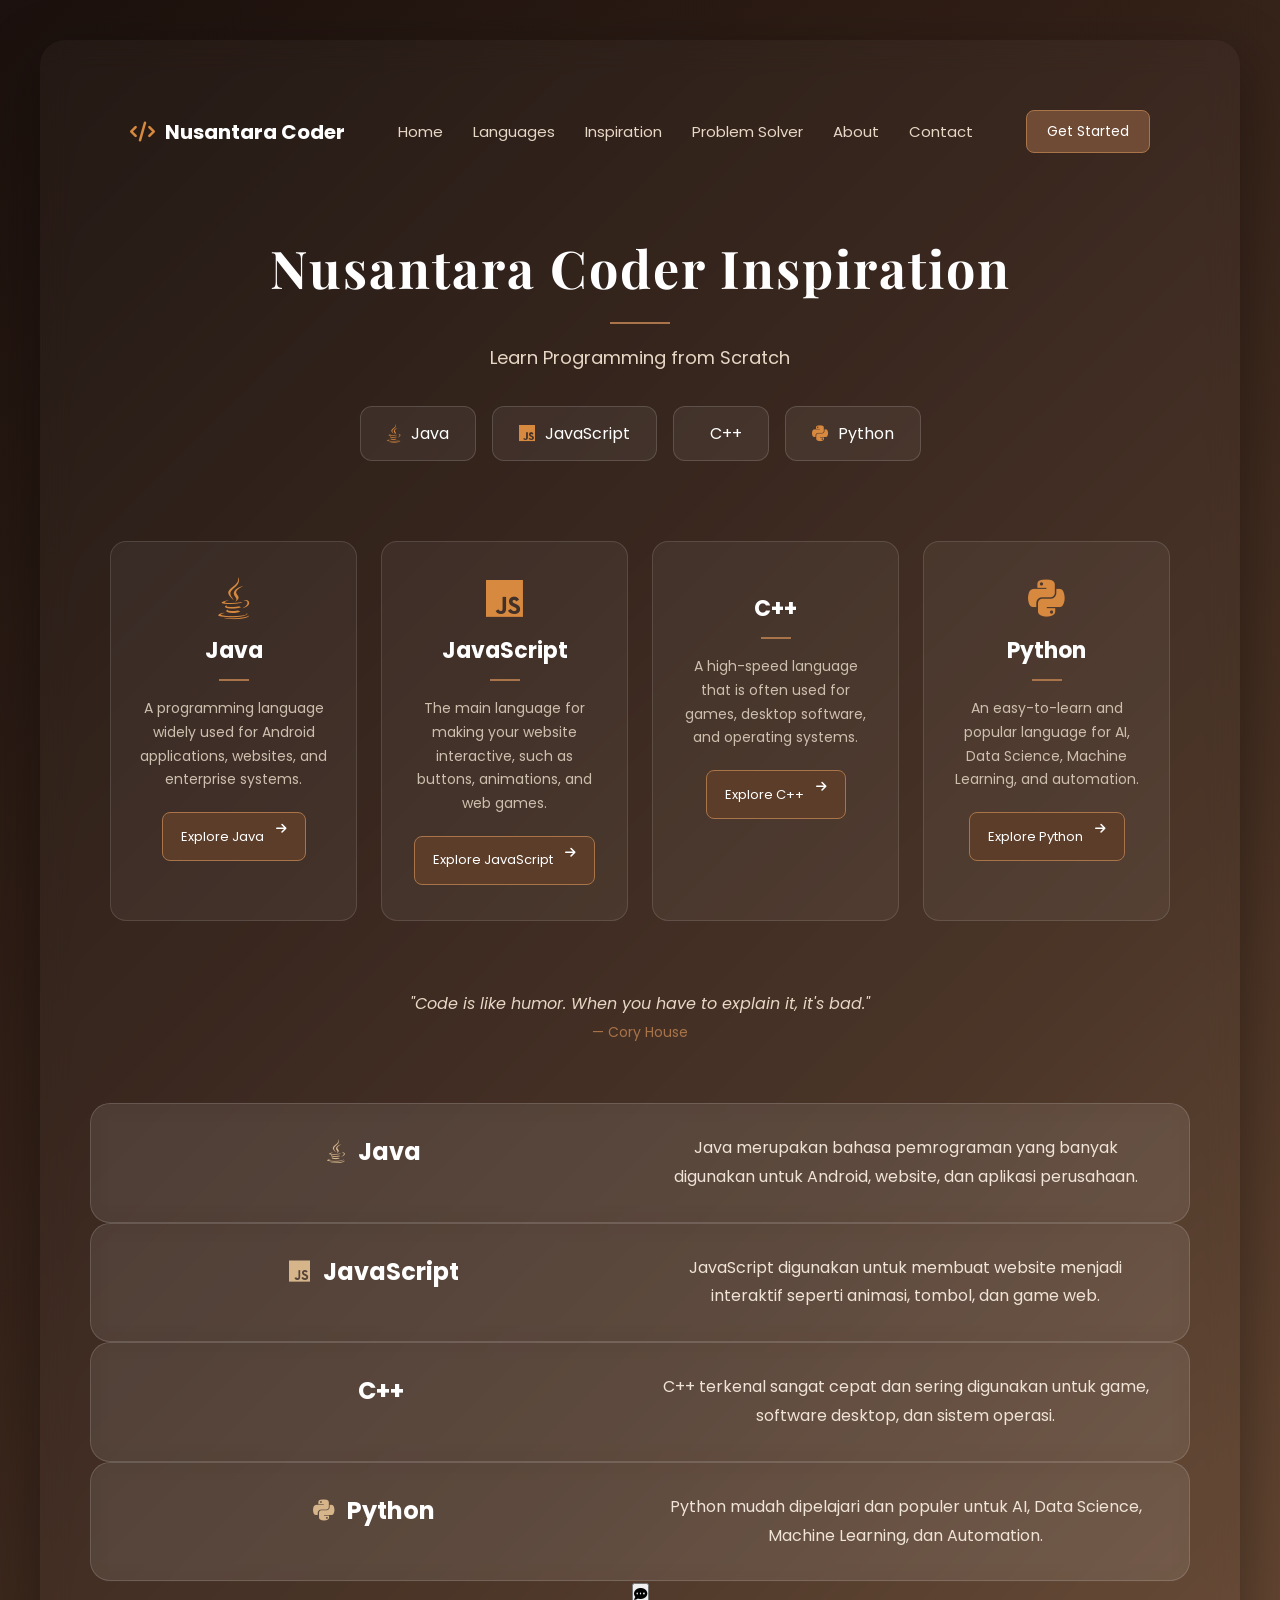
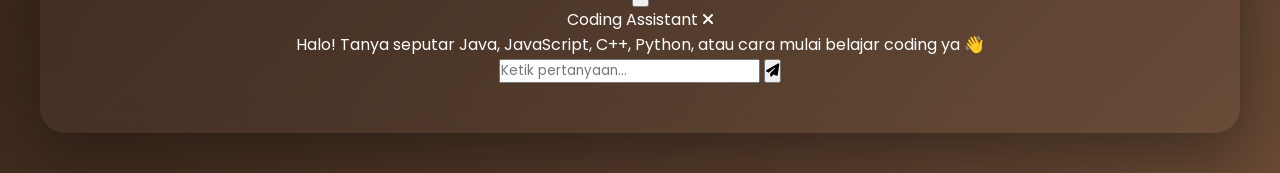
<file: index.html>
<!DOCTYPE html>
<html lang="en">
<head>
    <meta charset="UTF-8">
    <meta http-equiv="X-UA-Compatible" content="IE=edge">
    <meta name="viewport" content="width=device-width, initial-scale=1.0">
    <title>Nusantara Coder Inspiration</title>
    <link rel="stylesheet" href="style.css">
    <link rel="preconnect" href="https://fonts.googleapis.com">
    <link rel="preconnect" href="https://fonts.gstatic.com" crossorigin>

    <link href="https://fonts.googleapis.com/css2?family=Poppins:wght@300;400;600;700&family=PlayFair+Display:wght@700&display=swap" rel="stylesheet">

    <link rel="stylesheet" href="https://cdnjs.cloudflare.com/ajax/libs/font-awesome/6.7.2/css/all.min.css"/>
</head>
<body>

<div class="container">

   <nav class="navbar">
    <div class="nav-logo">
        <i class="fa-solid fa-code"></i>
        Nusantara Coder
    </div>
    <ul class="nav-links">
        <li><a href="index.html">Home</a></li>
        <li><a href="index.html#languages">Languages</a></li>
        <li><a href="inspiration.html">Inspiration</a></li>
        <li><a href="problem-solver.html">Problem Solver</a></li>
        <li><a href="about.html">About</a></li>
        <li><a href="contact.html">Contact</a></li>
    </ul>
    <button class="nav-cta">Get Started</button>
</nav>

<section class="hero">
    <h1>Nusantara Coder Inspiration</h1>
    <div class="divider"></div>
    <p class="hero-subtitle">Learn Programming from Scratch</p>

    <div class="lang-pills">
        <span class="pill"><i class="fa-brands fa-java"></i> Java</span>
        <span class="pill"><i class="fa-brands fa-js"></i> JavaScript</span>
        <span class="pill"><i class="fa-brands fa-cplusplus"></i> C++</span>
        <span class="pill"><i class="fa-brands fa-python"></i> Python</span>
    </div>
</section>

<div class="lang-cards">
    <div class="lang-card-2">
        <i class="fa-brands fa-java"></i>
        <h3>Java</h3>
        <div class="mini-divider"></div>
        <p>A programming language widely used for Android applications, websites, and enterprise systems.</p>
        <a href="java.html" class="explore-btn">Explore Java <i class="fa-solid fa-arrow-right"></i></a>
    </div>

    <div class="lang-card-2">
        <i class="fa-brands fa-js"></i>
        <h3>JavaScript</h3>
        <div class="mini-divider"></div>
        <p>The main language for making your website interactive, such as buttons, animations, and web games.</p>
        <a href="javascript.html" class="explore-btn">Explore JavaScript <i class="fa-solid fa-arrow-right"></i></a>
    </div>

    <div class="lang-card-2">
        <i class="fa-brands fa-cplusplus"></i>
        <h3>C++</h3>
        <div class="mini-divider"></div>
        <p>A high-speed language that is often used for games, desktop software, and operating systems.</p>
        <a href="cpp.html" class="explore-btn">Explore C++ <i class="fa-solid fa-arrow-right"></i></a>
    </div>

    <div class="lang-card-2">
        <i class="fa-brands fa-python"></i>
        <h3>Python</h3>
        <div class="mini-divider"></div>
        <p>An easy-to-learn and popular language for AI, Data Science, Machine Learning, and automation.</p>
        <a href="python.html" class="explore-btn">Explore Python <i class="fa-solid fa-arrow-right"></i></a>
    </div>
</div>

<div class="quote-footer">
    <p>"Code is like humor. When you have to explain it, it's bad."</p>
    <span>— Cory House</span>
</div>

<div class="description">
    <h3>
        <i class="fa-brands fa-java"></i>
        Java
    </h3>
    <p>
        Java merupakan bahasa pemrograman yang banyak digunakan
        untuk Android, website, dan aplikasi perusahaan.
    </p>
</div>

<div class="description">
    <h3>
        <i class="fa-brands fa-js"></i>
        JavaScript
    </h3>
    <p>
        JavaScript digunakan untuk membuat website menjadi
        interaktif seperti animasi, tombol, dan game web.
    </p>
</div>

<div class="description">
    <h3>
        <i class="fa-brands fa-cplusplus"></i>
        C++
    </h3>
    <p>
        C++ terkenal sangat cepat dan sering digunakan
        untuk game, software desktop, dan sistem operasi.
    </p>
</div>

<div class="description">
    <h3>
        <i class="fa-brands fa-python"></i>
        Python
    </h3>
    <p>
        Python mudah dipelajari dan populer untuk AI,
        Data Science, Machine Learning, dan Automation.
    </p>
</div>

<button class="chat-bubble" id="chatBubble">
    <i class="fa-solid fa-comment-dots"></i>
</button>

<div class="chat-window" id="chatWindow">
    <div class="chat-header">
        <span>Coding Assistant</span>
        <i class="fa-solid fa-xmark close-chat" id="closeChat"></i>
    </div>
    <div class="chat-messages" id="chatMessages">
        <div class="chat-msg bot">Halo! Tanya seputar Java, JavaScript, C++, Python, atau cara mulai belajar coding ya 👋</div>
    </div>
    <div class="chat-input-row">
        <input type="text" id="chatInput" placeholder="Ketik pertanyaan...">
        <button id="sendChat"><i class="fa-solid fa-paper-plane"></i></button>
    </div>
</div>
<script src="script.js"></script>

</body>
</html>
</file>
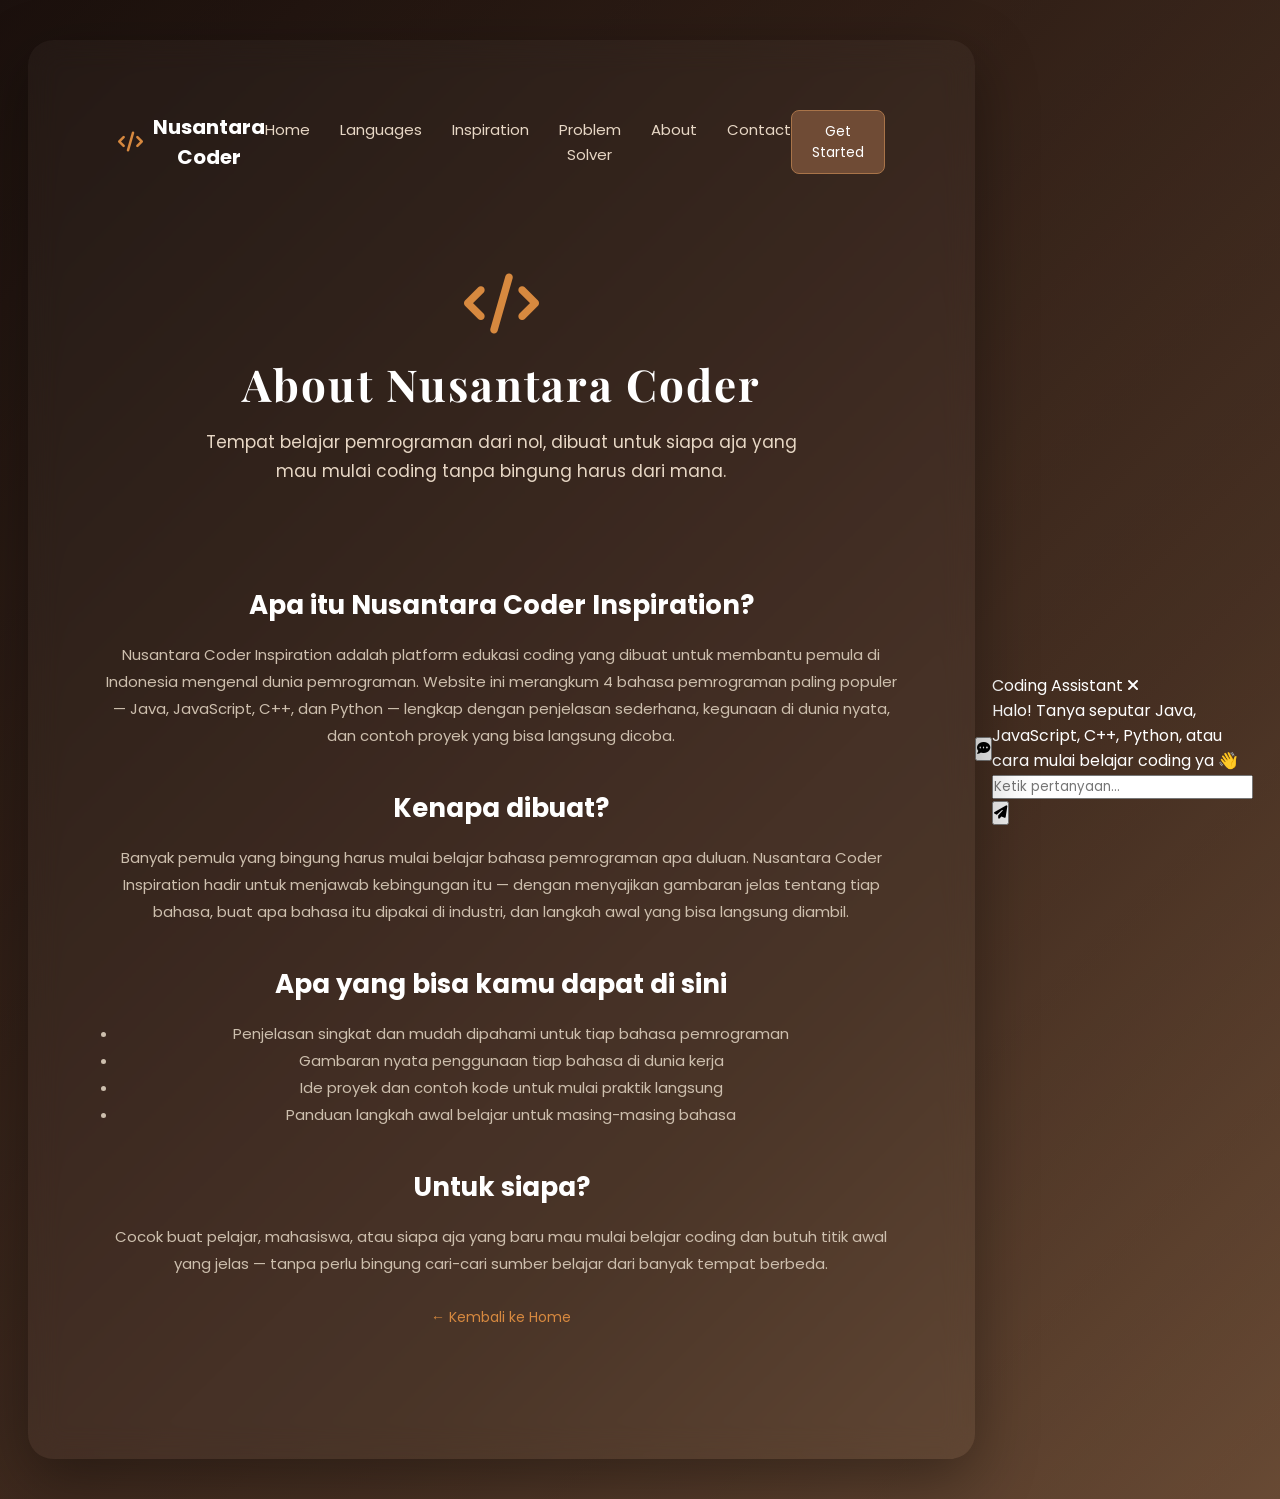
<file: about.html>
<!DOCTYPE html>
<html lang="en">
<head>
    <meta charset="UTF-8">
    <meta name="viewport" content="width=device-width, initial-scale=1.0">
    <title>About - Nusantara Coder</title>
    <link rel="stylesheet" href="style.css">
    <link rel="preconnect" href="https://fonts.googleapis.com">
    <link rel="preconnect" href="https://fonts.gstatic.com" crossorigin>
    <link href="https://fonts.googleapis.com/css2?family=Poppins:wght@300;400;600;700&family=PlayFair+Display:wght@700&display=swap" rel="stylesheet">
    <link rel="stylesheet" href="https://cdnjs.cloudflare.com/ajax/libs/font-awesome/6.7.2/css/all.min.css"/>
</head>
<body>

<div class="container">

    <nav class="navbar">
        <div class="nav-logo">
            <i class="fa-solid fa-code"></i>
            Nusantara Coder
        </div>
        <ul class="nav-links">
            <li><a href="index.html">Home</a></li>
            <li><a href="index.html#languages">Languages</a></li>
            <li><a href="inspiration.html">Inspiration</a></li>
            <li><a href="problem-solver.html">Problem Solver</a></li>
            <li><a href="about.html">About</a></li>
            <li><a href="contact.html">Contact</a></li>
        </ul>
        <button class="nav-cta">Get Started</button>
    </nav>

    <section class="detail-hero">
        <i class="fa-solid fa-code"></i>
        <h1>About Nusantara Coder</h1>
        <p>Tempat belajar pemrograman dari nol, dibuat untuk siapa aja yang mau mulai coding tanpa bingung harus dari mana.</p>
    </section>

    <section class="detail-section">
        <h2>Apa itu Nusantara Coder Inspiration?</h2>
        <p>Nusantara Coder Inspiration adalah platform edukasi coding yang dibuat untuk membantu pemula di Indonesia mengenal dunia pemrograman. Website ini merangkum 4 bahasa pemrograman paling populer — Java, JavaScript, C++, dan Python — lengkap dengan penjelasan sederhana, kegunaan di dunia nyata, dan contoh proyek yang bisa langsung dicoba.</p>

        <h2>Kenapa dibuat?</h2>
        <p>Banyak pemula yang bingung harus mulai belajar bahasa pemrograman apa duluan. Nusantara Coder Inspiration hadir untuk menjawab kebingungan itu — dengan menyajikan gambaran jelas tentang tiap bahasa, buat apa bahasa itu dipakai di industri, dan langkah awal yang bisa langsung diambil.</p>

        <h2>Apa yang bisa kamu dapat di sini</h2>
        <ul>
            <li>Penjelasan singkat dan mudah dipahami untuk tiap bahasa pemrograman</li>
            <li>Gambaran nyata penggunaan tiap bahasa di dunia kerja</li>
            <li>Ide proyek dan contoh kode untuk mulai praktik langsung</li>
            <li>Panduan langkah awal belajar untuk masing-masing bahasa</li>
        </ul>

        <h2>Untuk siapa?</h2>
        <p>Cocok buat pelajar, mahasiswa, atau siapa aja yang baru mau mulai belajar coding dan butuh titik awal yang jelas — tanpa perlu bingung cari-cari sumber belajar dari banyak tempat berbeda.</p>

        <a href="index.html" class="back-link">&larr; Kembali ke Home</a>
    </section>

</div>
<button class="chat-bubble" id="chatBubble">
    <i class="fa-solid fa-comment-dots"></i>
</button>

<div class="chat-window" id="chatWindow">
    <div class="chat-header">
        <span>Coding Assistant</span>
        <i class="fa-solid fa-xmark close-chat" id="closeChat"></i>
    </div>
    <div class="chat-messages" id="chatMessages">
        <div class="chat-msg bot">Halo! Tanya seputar Java, JavaScript, C++, Python, atau cara mulai belajar coding ya 👋</div>
    </div>
    <div class="chat-input-row">
        <input type="text" id="chatInput" placeholder="Ketik pertanyaan...">
        <button id="sendChat"><i class="fa-solid fa-paper-plane"></i></button>
    </div>
</div>
<script src="script.js"></script>
</body>
</html>
</file>
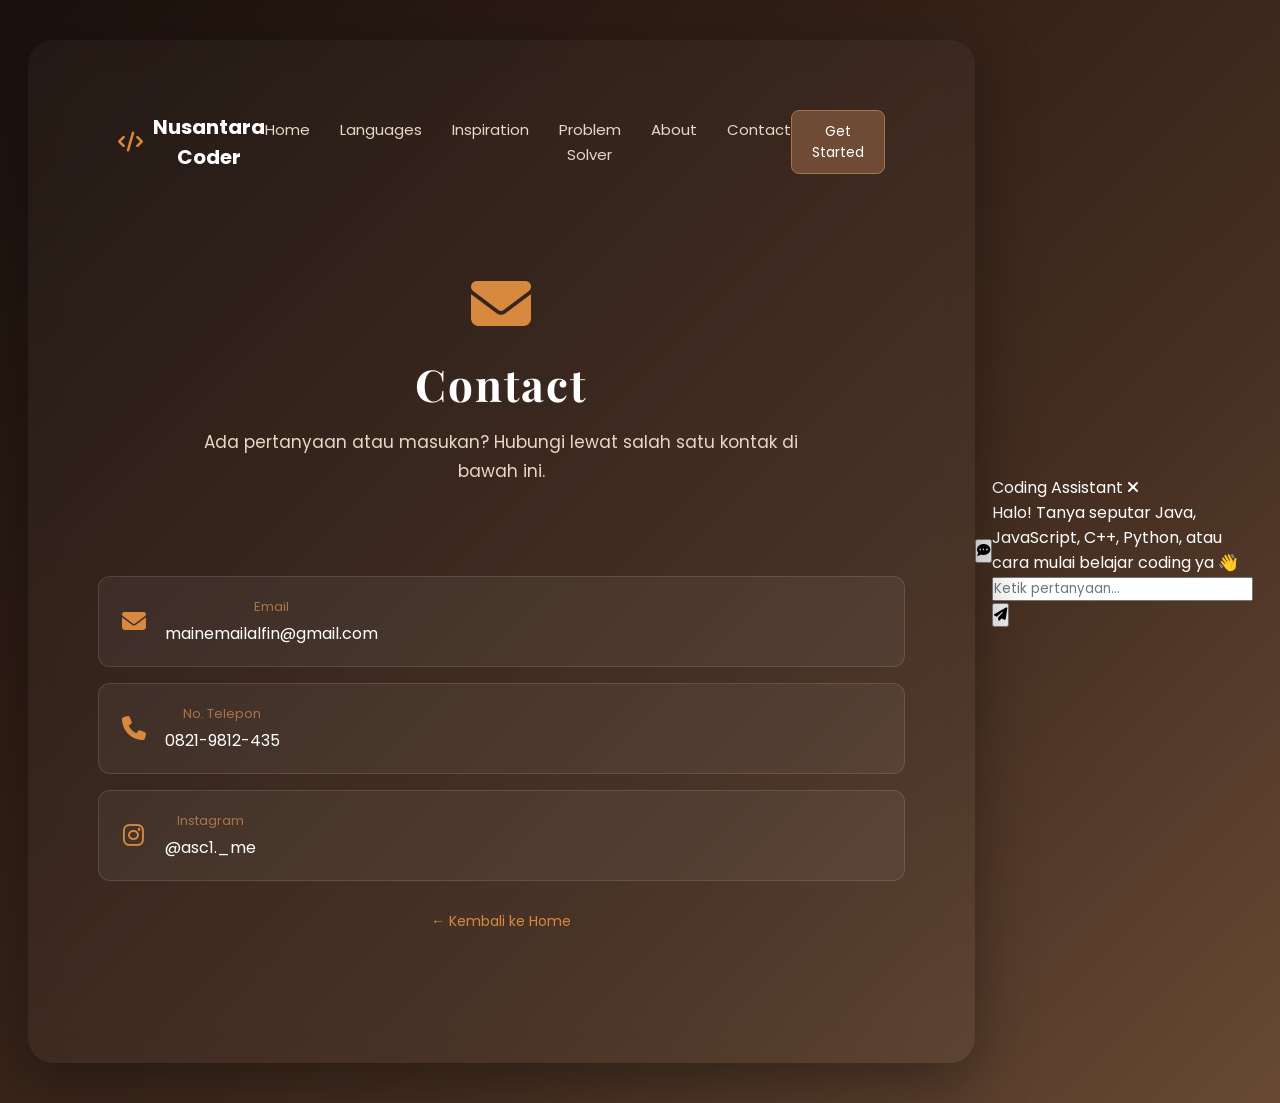
<file: contact.html>
<!DOCTYPE html>
<html lang="en">
<head>
    <meta charset="UTF-8">
    <meta name="viewport" content="width=device-width, initial-scale=1.0">
    <title>Contact - Nusantara Coder</title>
    <link rel="stylesheet" href="style.css">
    <link rel="preconnect" href="https://fonts.googleapis.com">
    <link rel="preconnect" href="https://fonts.gstatic.com" crossorigin>
    <link href="https://fonts.googleapis.com/css2?family=Poppins:wght@300;400;600;700&family=PlayFair+Display:wght@700&display=swap" rel="stylesheet">
    <link rel="stylesheet" href="https://cdnjs.cloudflare.com/ajax/libs/font-awesome/6.7.2/css/all.min.css"/>
</head>
<body>

<div class="container">

    <nav class="navbar">
        <div class="nav-logo">
            <i class="fa-solid fa-code"></i>
            Nusantara Coder
        </div>
        <ul class="nav-links">
            <li><a href="index.html">Home</a></li>
            <li><a href="index.html#languages">Languages</a></li>
            <li><a href="inspiration.html">Inspiration</a></li>
            <li><a href="problem-solver.html">Problem Solver</a></li>
            <li><a href="about.html">About</a></li>
            <li><a href="contact.html">Contact</a></li>
        </ul>
        <button class="nav-cta">Get Started</button>
    </nav>

    <section class="detail-hero">
        <i class="fa-solid fa-envelope"></i>
        <h1>Contact</h1>
        <p>Ada pertanyaan atau masukan? Hubungi lewat salah satu kontak di bawah ini.</p>
    </section>

    <section class="detail-section">
        <div class="contact-list">
            <div class="contact-item">
                <i class="fa-solid fa-envelope"></i>
                <div>
                    <span class="contact-label">Email</span>
                    <span class="contact-value">mainemailalfin@gmail.com</span>
                </div>
            </div>

            <div class="contact-item">
                <i class="fa-solid fa-phone"></i>
                <div>
                    <span class="contact-label">No. Telepon</span>
                    <span class="contact-value">0821-9812-435</span>
                </div>
            </div>

            <div class="contact-item">
                <i class="fa-brands fa-instagram"></i>
                <div>
                    <span class="contact-label">Instagram</span>
                    <span class="contact-value">@asc1._me</span>
                </div>
            </div>
        </div>

        <a href="index.html" class="back-link">&larr; Kembali ke Home</a>
    </section>

</div>
<button class="chat-bubble" id="chatBubble">
    <i class="fa-solid fa-comment-dots"></i>
</button>

<div class="chat-window" id="chatWindow">
    <div class="chat-header">
        <span>Coding Assistant</span>
        <i class="fa-solid fa-xmark close-chat" id="closeChat"></i>
    </div>
    <div class="chat-messages" id="chatMessages">
        <div class="chat-msg bot">Halo! Tanya seputar Java, JavaScript, C++, Python, atau cara mulai belajar coding ya 👋</div>
    </div>
    <div class="chat-input-row">
        <input type="text" id="chatInput" placeholder="Ketik pertanyaan...">
        <button id="sendChat"><i class="fa-solid fa-paper-plane"></i></button>
    </div>
</div>
<script src="script.js"></script>
</body>
</html>
</file>
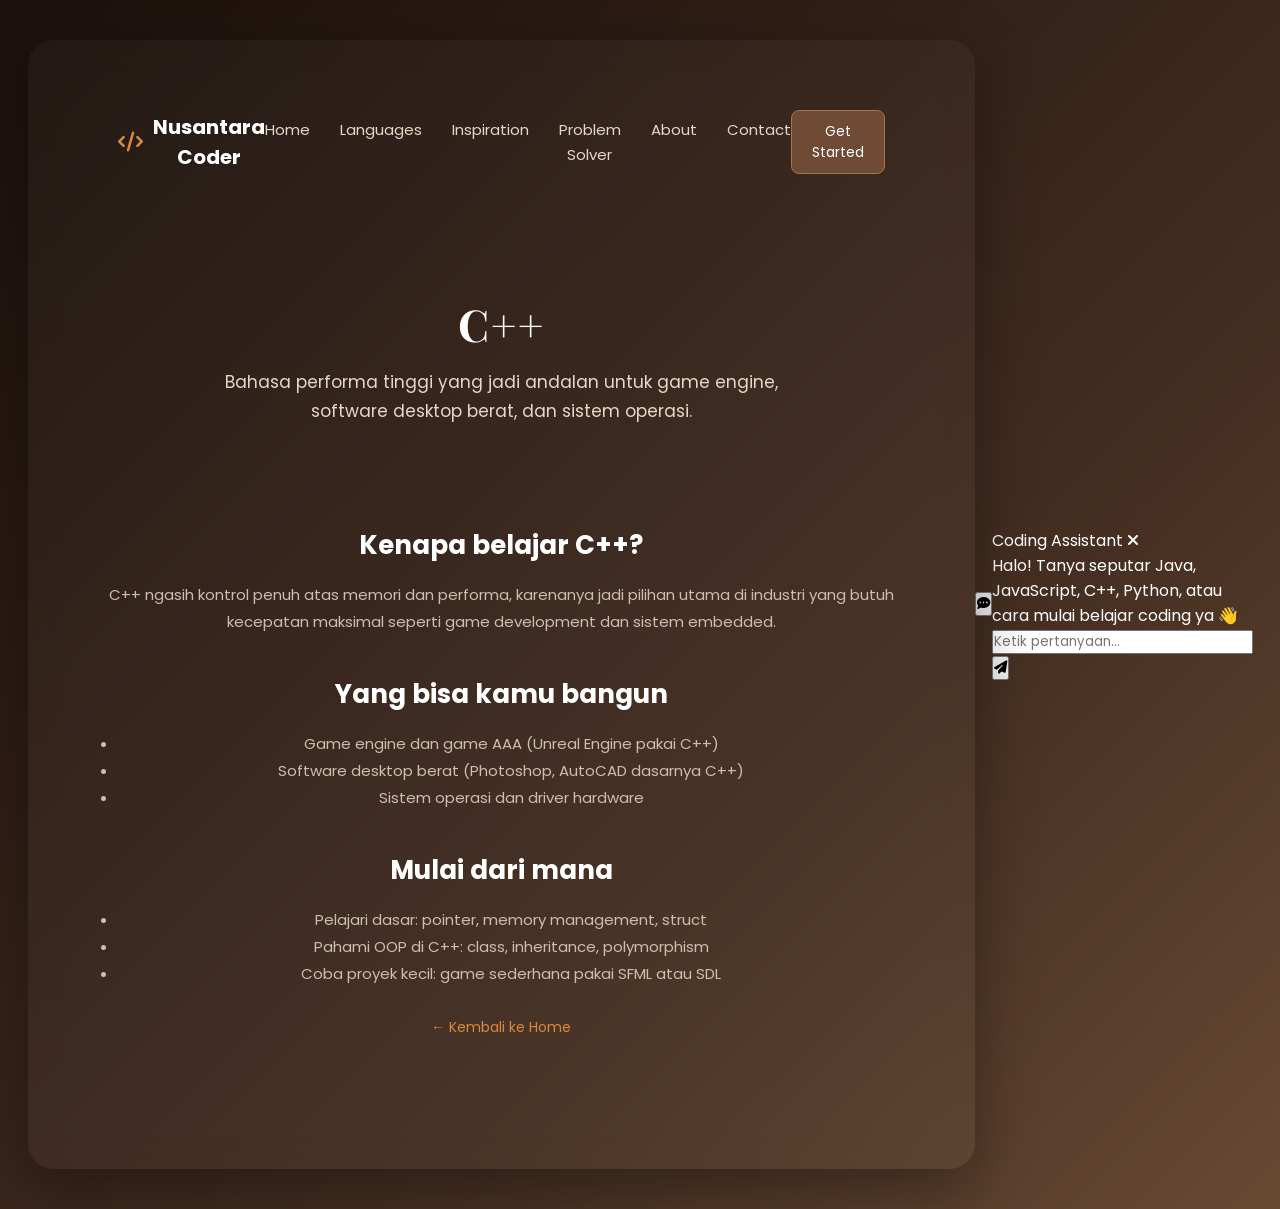
<file: cpp.html>
<!DOCTYPE html>
<html lang="en">
<head>
    <meta charset="UTF-8">
    <meta name="viewport" content="width=device-width, initial-scale=1.0">
    <title>C++ - Nusantara Coder</title>
    <link rel="stylesheet" href="style.css">
    <link rel="preconnect" href="https://fonts.googleapis.com">
    <link rel="preconnect" href="https://fonts.gstatic.com" crossorigin>
    <link href="https://fonts.googleapis.com/css2?family=Poppins:wght@300;400;600;700&family=PlayFair+Display:wght@700&display=swap" rel="stylesheet">
    <link rel="stylesheet" href="https://cdnjs.cloudflare.com/ajax/libs/font-awesome/6.7.2/css/all.min.css"/>
</head>
<body>

<div class="container">

    <nav class="navbar">
        <div class="nav-logo">
            <i class="fa-solid fa-code"></i>
            Nusantara Coder
        </div>
        <ul class="nav-links">
            <li><a href="index.html">Home</a></li>
            <li><a href="index.html#languages">Languages</a></li>
            <li><a href="inspiration.html">Inspiration</a></li>
            <li><a href="problem-solver.html">Problem Solver</a></li>
            <li><a href="about.html">About</a></li>
            <li><a href="contact.html">Contact</a></li>
        </ul>
        <button class="nav-cta">Get Started</button>
    </nav>

    <section class="detail-hero">
        <i class="fa-brands fa-cplusplus"></i>
        <h1>C++</h1>
        <p>Bahasa performa tinggi yang jadi andalan untuk game engine, software desktop berat, dan sistem operasi.</p>
    </section>

    <section class="detail-section">
        <h2>Kenapa belajar C++?</h2>
        <p>C++ ngasih kontrol penuh atas memori dan performa, karenanya jadi pilihan utama di industri yang butuh kecepatan maksimal seperti game development dan sistem embedded.</p>

        <h2>Yang bisa kamu bangun</h2>
        <ul>
            <li>Game engine dan game AAA (Unreal Engine pakai C++)</li>
            <li>Software desktop berat (Photoshop, AutoCAD dasarnya C++)</li>
            <li>Sistem operasi dan driver hardware</li>
        </ul>

        <h2>Mulai dari mana</h2>
        <ul>
            <li>Pelajari dasar: pointer, memory management, struct</li>
            <li>Pahami OOP di C++: class, inheritance, polymorphism</li>
            <li>Coba proyek kecil: game sederhana pakai SFML atau SDL</li>
        </ul>

        <a href="index.html" class="back-link">&larr; Kembali ke Home</a>
    </section>

</div>
<button class="chat-bubble" id="chatBubble">
    <i class="fa-solid fa-comment-dots"></i>
</button>

<div class="chat-window" id="chatWindow">
    <div class="chat-header">
        <span>Coding Assistant</span>
        <i class="fa-solid fa-xmark close-chat" id="closeChat"></i>
    </div>
    <div class="chat-messages" id="chatMessages">
        <div class="chat-msg bot">Halo! Tanya seputar Java, JavaScript, C++, Python, atau cara mulai belajar coding ya 👋</div>
    </div>
    <div class="chat-input-row">
        <input type="text" id="chatInput" placeholder="Ketik pertanyaan...">
        <button id="sendChat"><i class="fa-solid fa-paper-plane"></i></button>
    </div>
</div>
<script src="script.js"></script>
</body>
</html>
</file>
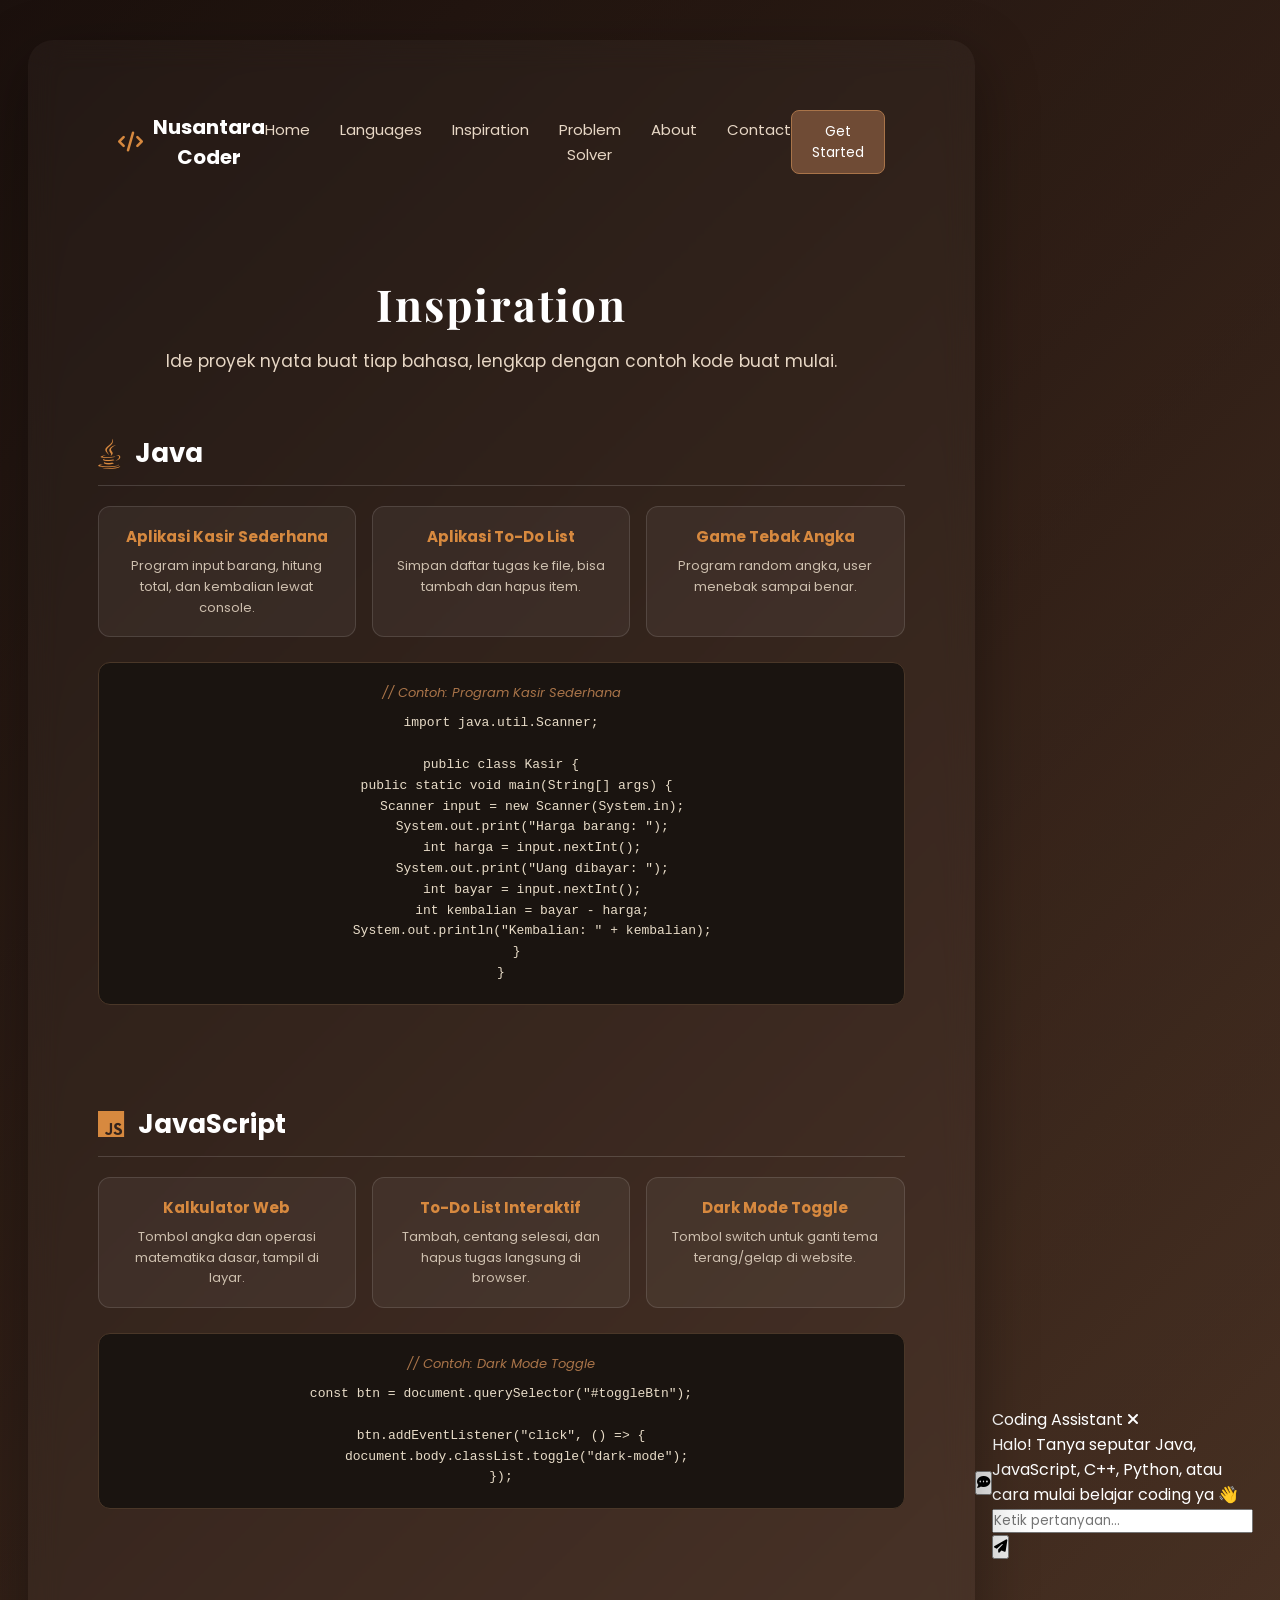
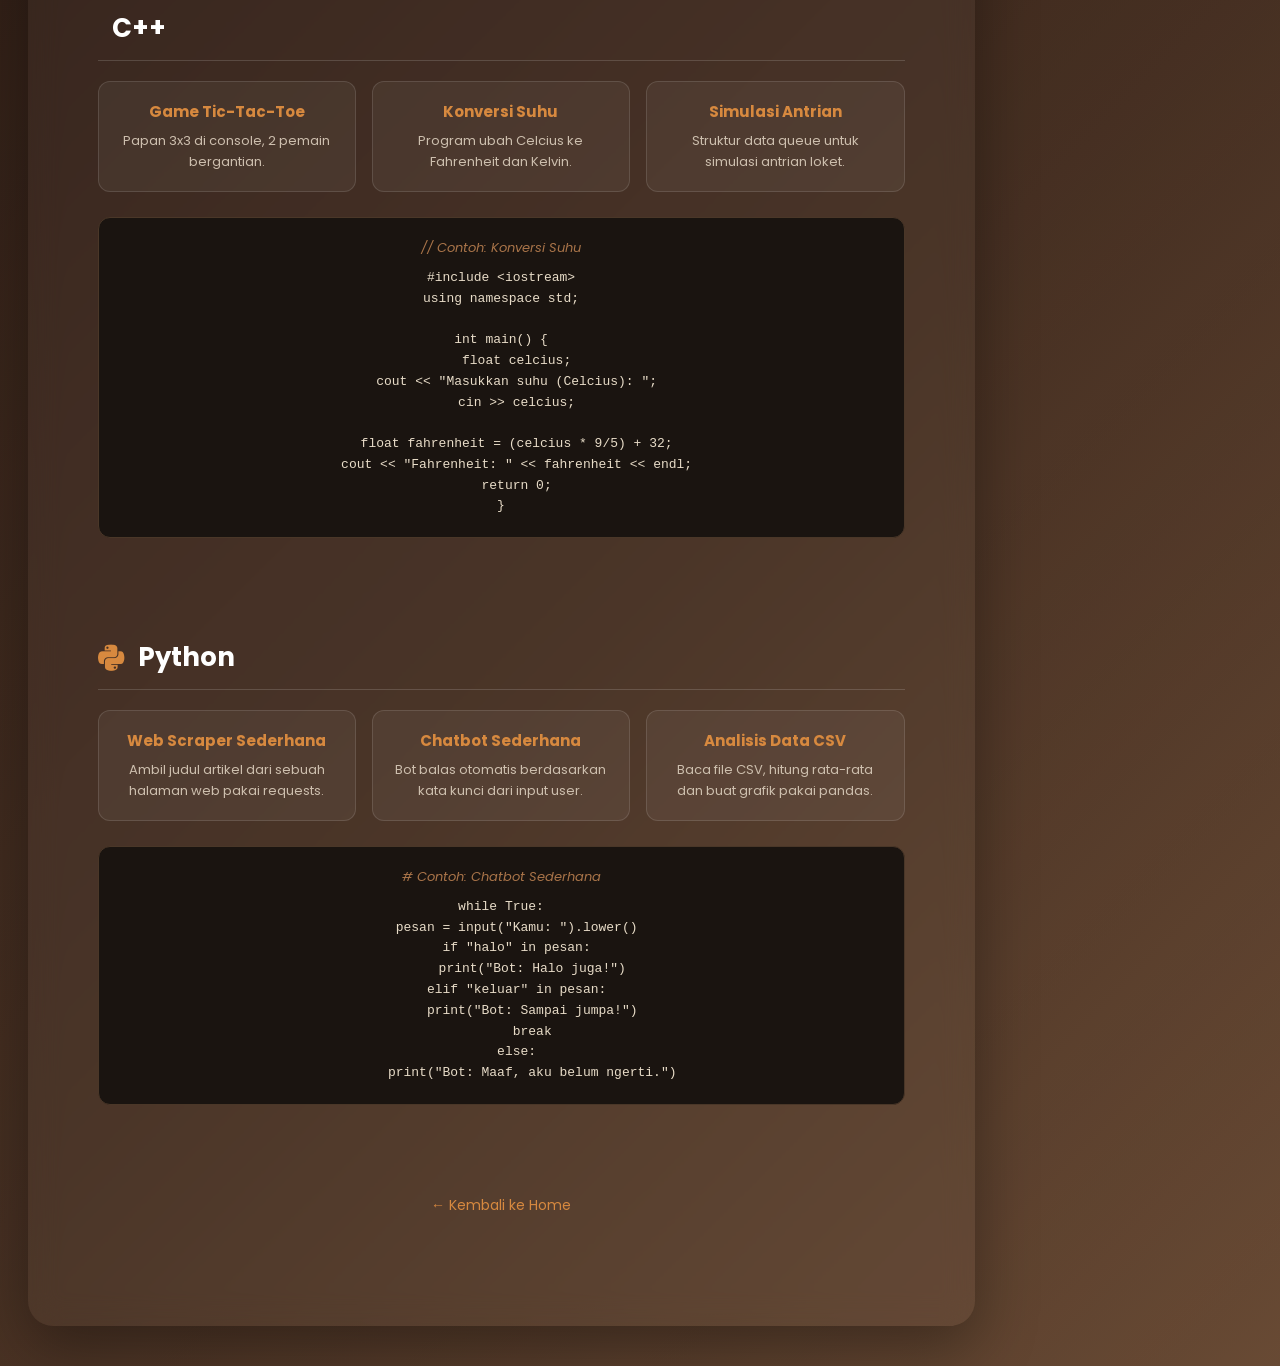
<file: inspiration.html>
<!DOCTYPE html>
<html lang="en">
<head>
    <meta charset="UTF-8">
    <meta name="viewport" content="width=device-width, initial-scale=1.0">
    <title>Inspiration - Nusantara Coder</title>
    <link rel="stylesheet" href="style.css">
    <link rel="preconnect" href="https://fonts.googleapis.com">
    <link rel="preconnect" href="https://fonts.gstatic.com" crossorigin>
    <link href="https://fonts.googleapis.com/css2?family=Poppins:wght@300;400;600;700&family=PlayFair+Display:wght@700&display=swap" rel="stylesheet">
    <link rel="stylesheet" href="https://cdnjs.cloudflare.com/ajax/libs/font-awesome/6.7.2/css/all.min.css"/>
</head>
<body>

<div class="container">

    <nav class="navbar">
        <div class="nav-logo">
            <i class="fa-solid fa-code"></i>
            Nusantara Coder
        </div>
        <ul class="nav-links">
            <li><a href="index.html">Home</a></li>
            <li><a href="index.html#languages">Languages</a></li>
            <li><a href="inspiration.html">Inspiration</a></li>
            <li><a href="problem-solver.html">Problem Solver</a></li>
            <li><a href="about.html">About</a></li>
            <li><a href="contact.html">Contact</a></li>
        </ul>
        <button class="nav-cta">Get Started</button>
    </nav>

    <section class="inspiration-hero">
        <h1>Inspiration</h1>
        <p>Ide proyek nyata buat tiap bahasa, lengkap dengan contoh kode buat mulai.</p>
    </section>

    <div class="lang-inspiration">
        <div class="lang-inspiration-head">
            <i class="fa-brands fa-java"></i>
            <h2>Java</h2>
        </div>

        <div class="idea-list">
            <div class="idea-card">
                <h4>Aplikasi Kasir Sederhana</h4>
                <p>Program input barang, hitung total, dan kembalian lewat console.</p>
            </div>
            <div class="idea-card">
                <h4>Aplikasi To-Do List</h4>
                <p>Simpan daftar tugas ke file, bisa tambah dan hapus item.</p>
            </div>
            <div class="idea-card">
                <h4>Game Tebak Angka</h4>
                <p>Program random angka, user menebak sampai benar.</p>
            </div>
        </div>

        <div class="code-example">
            <p>// Contoh: Program Kasir Sederhana</p>
            <pre>import java.util.Scanner;

public class Kasir {
    public static void main(String[] args) {
        Scanner input = new Scanner(System.in);
        System.out.print("Harga barang: ");
        int harga = input.nextInt();
        System.out.print("Uang dibayar: ");
        int bayar = input.nextInt();
        int kembalian = bayar - harga;
        System.out.println("Kembalian: " + kembalian);
    }
}</pre>
        </div>
    </div>

    <div class="lang-inspiration">
        <div class="lang-inspiration-head">
            <i class="fa-brands fa-js"></i>
            <h2>JavaScript</h2>
        </div>

        <div class="idea-list">
            <div class="idea-card">
                <h4>Kalkulator Web</h4>
                <p>Tombol angka dan operasi matematika dasar, tampil di layar.</p>
            </div>
            <div class="idea-card">
                <h4>To-Do List Interaktif</h4>
                <p>Tambah, centang selesai, dan hapus tugas langsung di browser.</p>
            </div>
            <div class="idea-card">
                <h4>Dark Mode Toggle</h4>
                <p>Tombol switch untuk ganti tema terang/gelap di website.</p>
            </div>
        </div>

        <div class="code-example">
            <p>// Contoh: Dark Mode Toggle</p>
            <pre>const btn = document.querySelector("#toggleBtn");

btn.addEventListener("click", () => {
    document.body.classList.toggle("dark-mode");
});</pre>
        </div>
    </div>

    <div class="lang-inspiration">
        <div class="lang-inspiration-head">
            <i class="fa-brands fa-cplusplus"></i>
            <h2>C++</h2>
        </div>

        <div class="idea-list">
            <div class="idea-card">
                <h4>Game Tic-Tac-Toe</h4>
                <p>Papan 3x3 di console, 2 pemain bergantian.</p>
            </div>
            <div class="idea-card">
                <h4>Konversi Suhu</h4>
                <p>Program ubah Celcius ke Fahrenheit dan Kelvin.</p>
            </div>
            <div class="idea-card">
                <h4>Simulasi Antrian</h4>
                <p>Struktur data queue untuk simulasi antrian loket.</p>
            </div>
        </div>

        <div class="code-example">
            <p>// Contoh: Konversi Suhu</p>
            <pre>#include &lt;iostream&gt;
using namespace std;

int main() {
    float celcius;
    cout &lt;&lt; "Masukkan suhu (Celcius): ";
    cin &gt;&gt; celcius;

    float fahrenheit = (celcius * 9/5) + 32;
    cout &lt;&lt; "Fahrenheit: " &lt;&lt; fahrenheit &lt;&lt; endl;
    return 0;
}</pre>
        </div>
    </div>

    <div class="lang-inspiration">
        <div class="lang-inspiration-head">
            <i class="fa-brands fa-python"></i>
            <h2>Python</h2>
        </div>

        <div class="idea-list">
            <div class="idea-card">
                <h4>Web Scraper Sederhana</h4>
                <p>Ambil judul artikel dari sebuah halaman web pakai requests.</p>
            </div>
            <div class="idea-card">
                <h4>Chatbot Sederhana</h4>
                <p>Bot balas otomatis berdasarkan kata kunci dari input user.</p>
            </div>
            <div class="idea-card">
                <h4>Analisis Data CSV</h4>
                <p>Baca file CSV, hitung rata-rata dan buat grafik pakai pandas.</p>
            </div>
        </div>

        <div class="code-example">
            <p># Contoh: Chatbot Sederhana</p>
            <pre>while True:
    pesan = input("Kamu: ").lower()
    if "halo" in pesan:
        print("Bot: Halo juga!")
    elif "keluar" in pesan:
        print("Bot: Sampai jumpa!")
        break
    else:
        print("Bot: Maaf, aku belum ngerti.")</pre>
        </div>
    </div>

    <a href="index.html" class="back-link" style="display:block; text-align:center; padding-bottom:60px;">&larr; Kembali ke Home</a>

</div>
<button class="chat-bubble" id="chatBubble">
    <i class="fa-solid fa-comment-dots"></i>
</button>

<div class="chat-window" id="chatWindow">
    <div class="chat-header">
        <span>Coding Assistant</span>
        <i class="fa-solid fa-xmark close-chat" id="closeChat"></i>
    </div>
    <div class="chat-messages" id="chatMessages">
        <div class="chat-msg bot">Halo! Tanya seputar Java, JavaScript, C++, Python, atau cara mulai belajar coding ya 👋</div>
    </div>
    <div class="chat-input-row">
        <input type="text" id="chatInput" placeholder="Ketik pertanyaan...">
        <button id="sendChat"><i class="fa-solid fa-paper-plane"></i></button>
    </div>
</div>
<script src="script.js"></script>
</body>
</html>
</file>
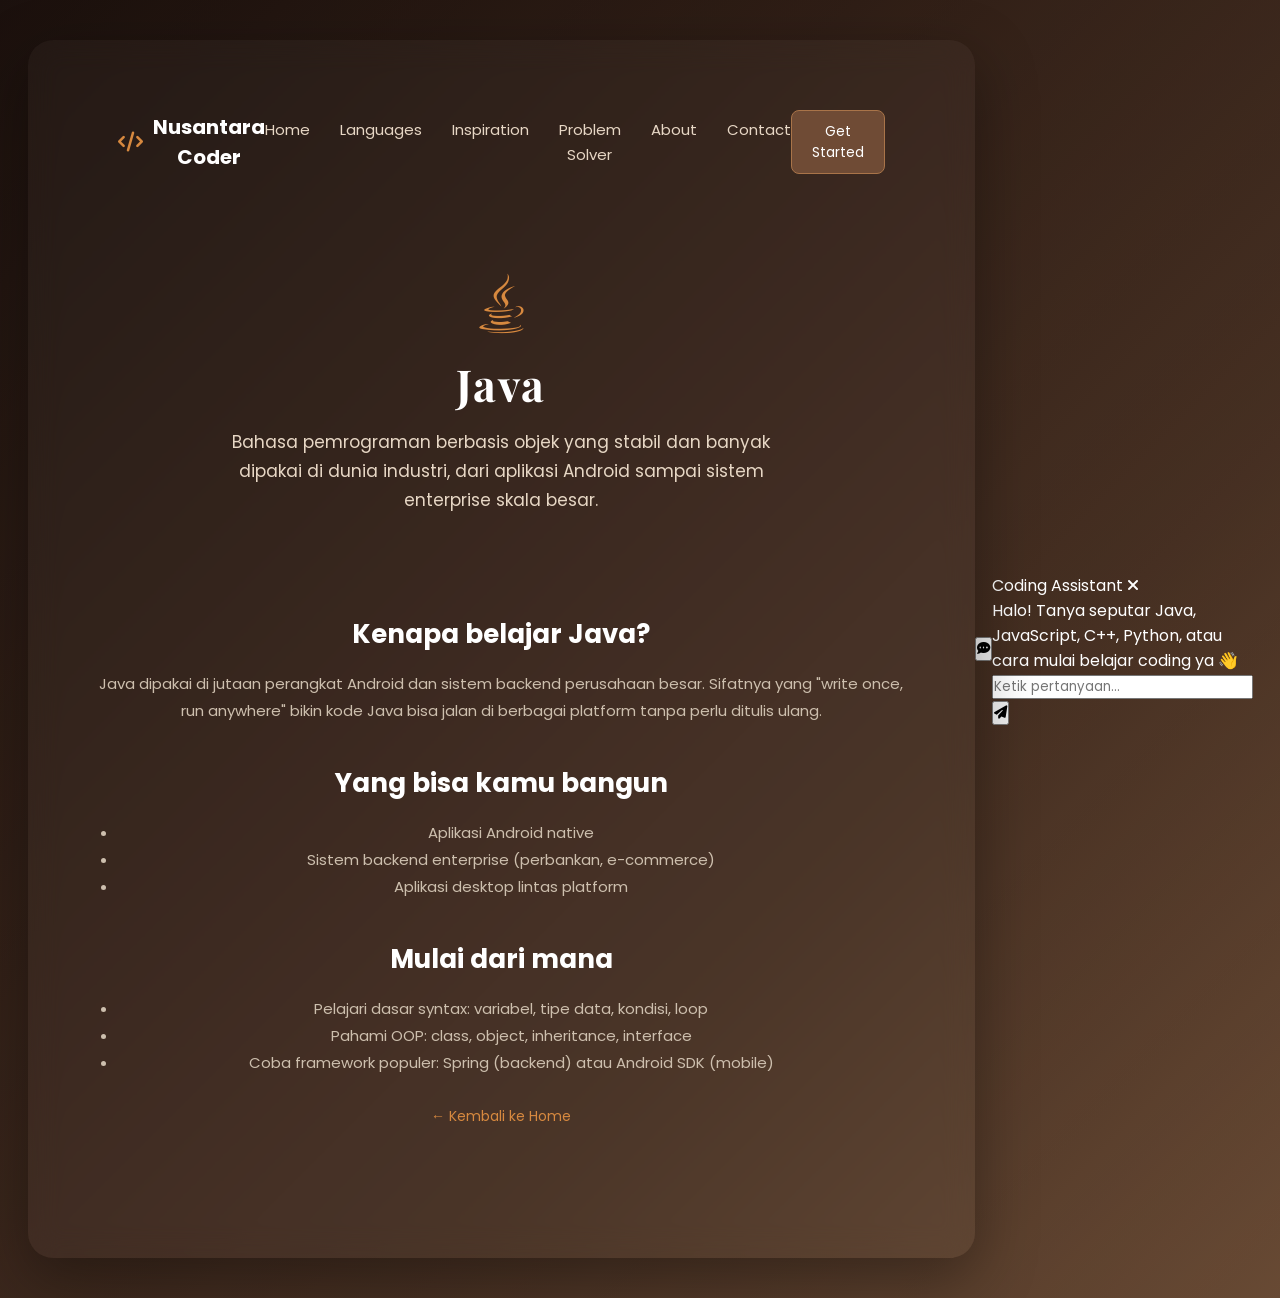
<file: java.html>
<!DOCTYPE html>
<html lang="en">
<head>
    <meta charset="UTF-8">
    <meta name="viewport" content="width=device-width, initial-scale=1.0">
    <title>Java - Nusantara Coder</title>
    <link rel="stylesheet" href="style.css">
    <link rel="preconnect" href="https://fonts.googleapis.com">
    <link rel="preconnect" href="https://fonts.gstatic.com" crossorigin>
    <link href="https://fonts.googleapis.com/css2?family=Poppins:wght@300;400;600;700&family=PlayFair+Display:wght@700&display=swap" rel="stylesheet">
    <link rel="stylesheet" href="https://cdnjs.cloudflare.com/ajax/libs/font-awesome/6.7.2/css/all.min.css"/>
</head>
<body>

<div class="container">

    <nav class="navbar">
        <div class="nav-logo">
            <i class="fa-solid fa-code"></i>
            Nusantara Coder
        </div>
        <ul class="nav-links">
            <li><a href="index.html">Home</a></li>
            <li><a href="index.html#languages">Languages</a></li>
            <li><a href="inspiration.html">Inspiration</a></li>
            <li><a href="problem-solver.html">Problem Solver</a></li>
            <li><a href="about.html">About</a></li>
            <li><a href="contact.html">Contact</a></li>
        </ul>
        <button class="nav-cta">Get Started</button>
    </nav>

    <section class="detail-hero">
        <i class="fa-brands fa-java"></i>
        <h1>Java</h1>
        <p>Bahasa pemrograman berbasis objek yang stabil dan banyak dipakai di dunia industri, dari aplikasi Android sampai sistem enterprise skala besar.</p>
    </section>

    <section class="detail-section">
        <h2>Kenapa belajar Java?</h2>
        <p>Java dipakai di jutaan perangkat Android dan sistem backend perusahaan besar. Sifatnya yang "write once, run anywhere" bikin kode Java bisa jalan di berbagai platform tanpa perlu ditulis ulang.</p>

        <h2>Yang bisa kamu bangun</h2>
        <ul>
            <li>Aplikasi Android native</li>
            <li>Sistem backend enterprise (perbankan, e-commerce)</li>
            <li>Aplikasi desktop lintas platform</li>
        </ul>

        <h2>Mulai dari mana</h2>
        <ul>
            <li>Pelajari dasar syntax: variabel, tipe data, kondisi, loop</li>
            <li>Pahami OOP: class, object, inheritance, interface</li>
            <li>Coba framework populer: Spring (backend) atau Android SDK (mobile)</li>
        </ul>

        <a href="index.html" class="back-link">&larr; Kembali ke Home</a>
    </section>

</div>
<button class="chat-bubble" id="chatBubble">
    <i class="fa-solid fa-comment-dots"></i>
</button>

<div class="chat-window" id="chatWindow">
    <div class="chat-header">
        <span>Coding Assistant</span>
        <i class="fa-solid fa-xmark close-chat" id="closeChat"></i>
    </div>
    <div class="chat-messages" id="chatMessages">
        <div class="chat-msg bot">Halo! Tanya seputar Java, JavaScript, C++, Python, atau cara mulai belajar coding ya 👋</div>
    </div>
    <div class="chat-input-row">
        <input type="text" id="chatInput" placeholder="Ketik pertanyaan...">
        <button id="sendChat"><i class="fa-solid fa-paper-plane"></i></button>
    </div>
</div>
<script src="script.js"></script>
</body>
</html>
</file>
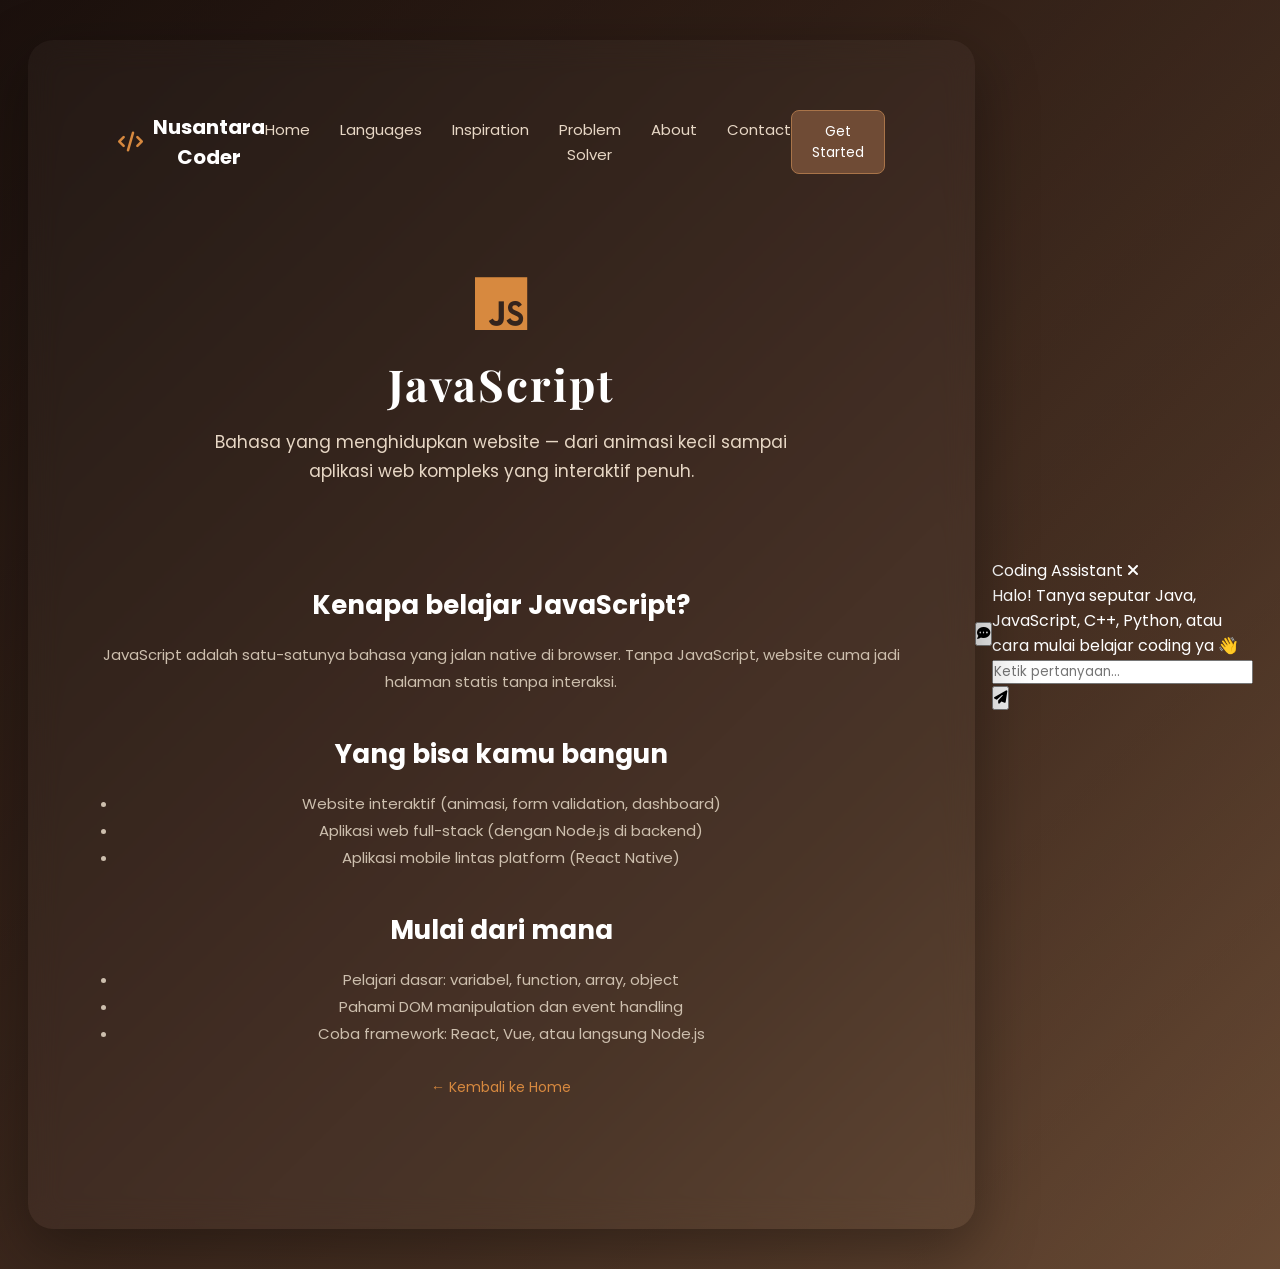
<file: javascript.html>
<!DOCTYPE html>
<html lang="en">
<head>
    <meta charset="UTF-8">
    <meta name="viewport" content="width=device-width, initial-scale=1.0">
    <title>JavaScript - Nusantara Coder</title>
    <link rel="stylesheet" href="style.css">
    <link rel="preconnect" href="https://fonts.googleapis.com">
    <link rel="preconnect" href="https://fonts.gstatic.com" crossorigin>
    <link href="https://fonts.googleapis.com/css2?family=Poppins:wght@300;400;600;700&family=PlayFair+Display:wght@700&display=swap" rel="stylesheet">
    <link rel="stylesheet" href="https://cdnjs.cloudflare.com/ajax/libs/font-awesome/6.7.2/css/all.min.css"/>
</head>
<body>

<div class="container">

    <nav class="navbar">
        <div class="nav-logo">
            <i class="fa-solid fa-code"></i>
            Nusantara Coder
        </div>
        <ul class="nav-links">
            <li><a href="index.html">Home</a></li>
            <li><a href="index.html#languages">Languages</a></li>
            <li><a href="inspiration.html">Inspiration</a></li>
            <li><a href="problem-solver.html">Problem Solver</a></li>
            <li><a href="about.html">About</a></li>
            <li><a href="contact.html">Contact</a></li>
        </ul>
        <button class="nav-cta">Get Started</button>
    </nav>

    <section class="detail-hero">
        <i class="fa-brands fa-js"></i>
        <h1>JavaScript</h1>
        <p>Bahasa yang menghidupkan website — dari animasi kecil sampai aplikasi web kompleks yang interaktif penuh.</p>
    </section>

    <section class="detail-section">
        <h2>Kenapa belajar JavaScript?</h2>
        <p>JavaScript adalah satu-satunya bahasa yang jalan native di browser. Tanpa JavaScript, website cuma jadi halaman statis tanpa interaksi.</p>

        <h2>Yang bisa kamu bangun</h2>
        <ul>
            <li>Website interaktif (animasi, form validation, dashboard)</li>
            <li>Aplikasi web full-stack (dengan Node.js di backend)</li>
            <li>Aplikasi mobile lintas platform (React Native)</li>
        </ul>

        <h2>Mulai dari mana</h2>
        <ul>
            <li>Pelajari dasar: variabel, function, array, object</li>
            <li>Pahami DOM manipulation dan event handling</li>
            <li>Coba framework: React, Vue, atau langsung Node.js</li>
        </ul>

        <a href="index.html" class="back-link">&larr; Kembali ke Home</a>
    </section>

</div>
<button class="chat-bubble" id="chatBubble">
    <i class="fa-solid fa-comment-dots"></i>
</button>

<div class="chat-window" id="chatWindow">
    <div class="chat-header">
        <span>Coding Assistant</span>
        <i class="fa-solid fa-xmark close-chat" id="closeChat"></i>
    </div>
    <div class="chat-messages" id="chatMessages">
        <div class="chat-msg bot">Halo! Tanya seputar Java, JavaScript, C++, Python, atau cara mulai belajar coding ya 👋</div>
    </div>
    <div class="chat-input-row">
        <input type="text" id="chatInput" placeholder="Ketik pertanyaan...">
        <button id="sendChat"><i class="fa-solid fa-paper-plane"></i></button>
    </div>
</div>
<script src="script.js"></script>
</body>
</html>
</file>
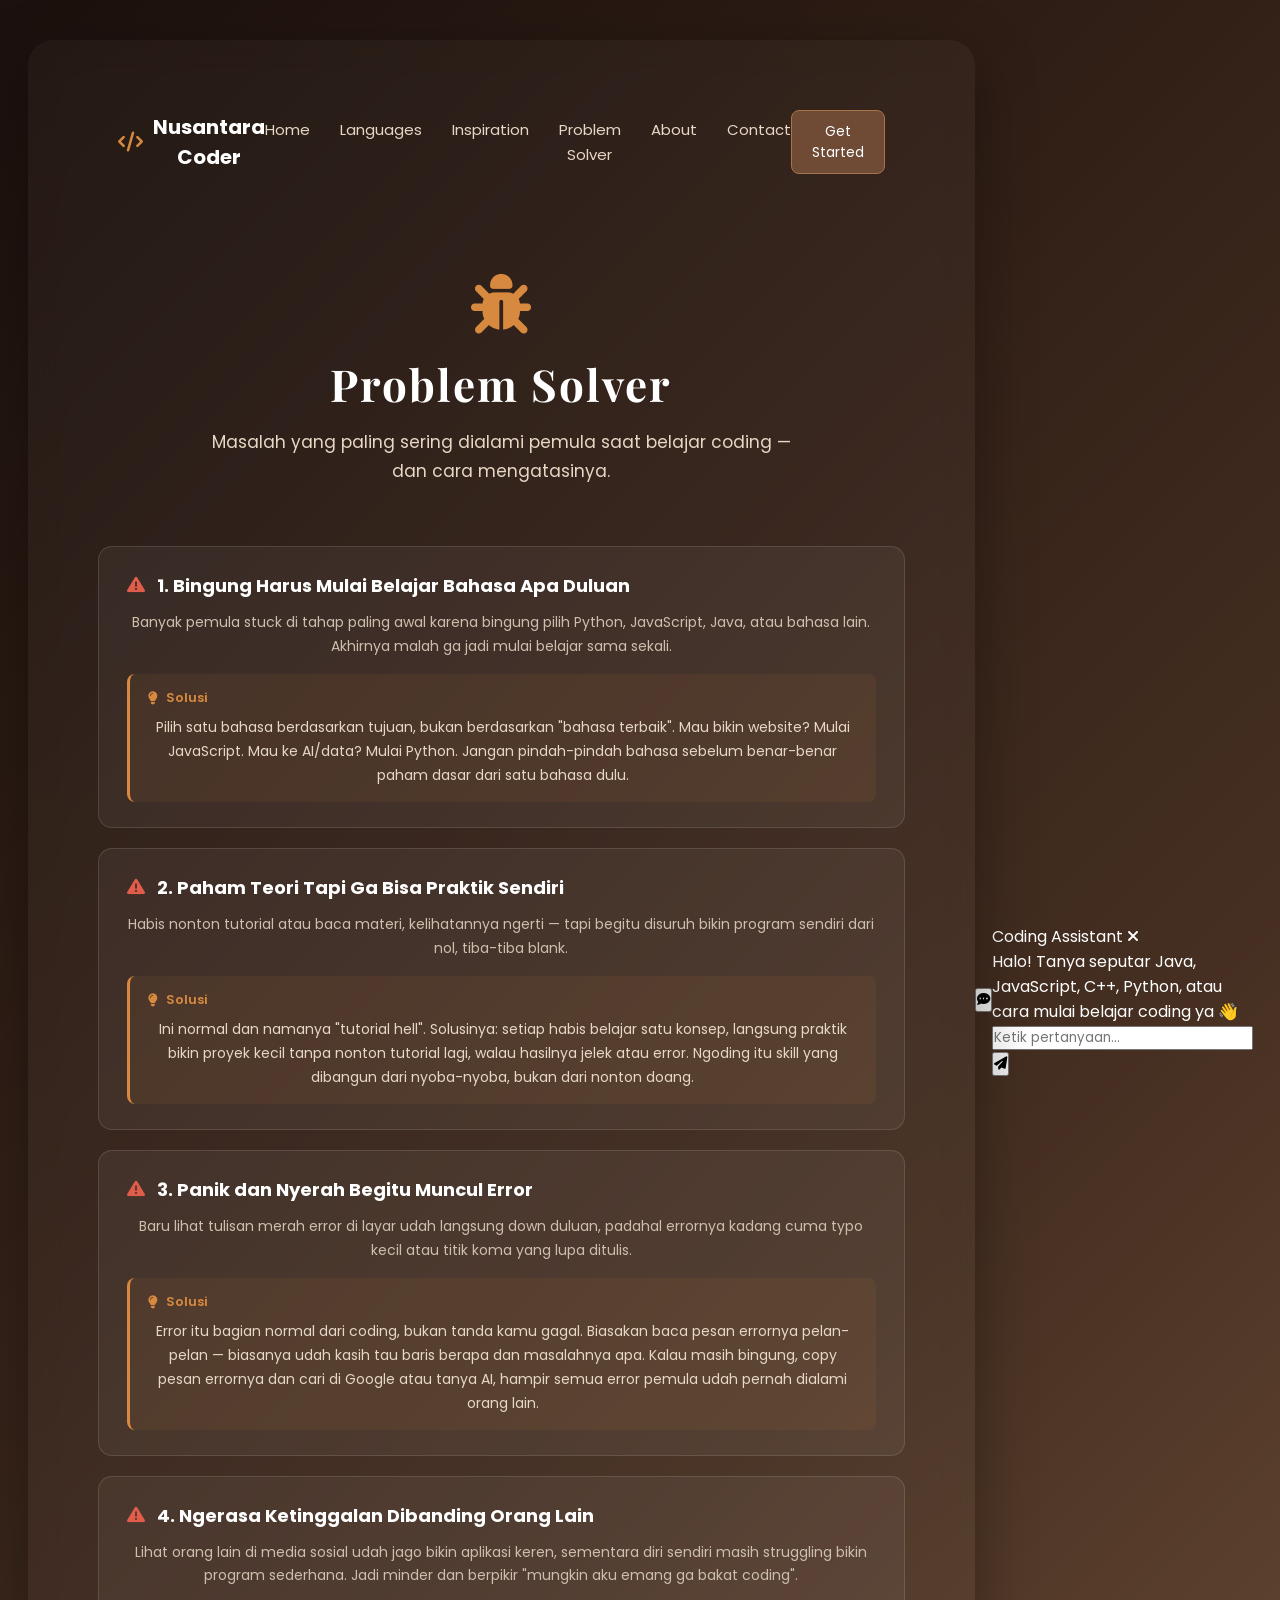
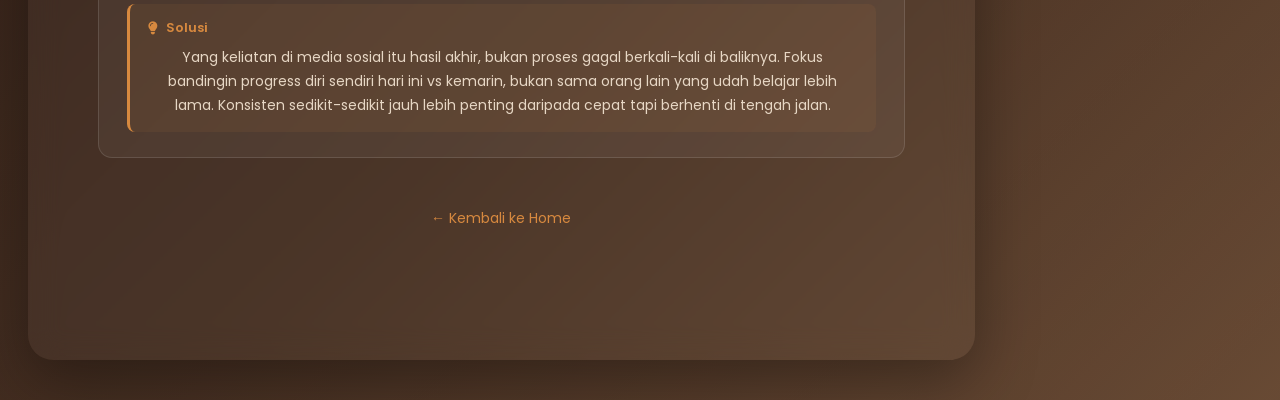
<file: problem-solver.html>
<!DOCTYPE html>
<html lang="en">
<head>
    <meta charset="UTF-8">
    <meta name="viewport" content="width=device-width, initial-scale=1.0">
    <title>Problem Solver - Nusantara Coder</title>
    <link rel="stylesheet" href="style.css">
    <link rel="preconnect" href="https://fonts.googleapis.com">
    <link rel="preconnect" href="https://fonts.gstatic.com" crossorigin>
    <link href="https://fonts.googleapis.com/css2?family=Poppins:wght@300;400;600;700&family=PlayFair+Display:wght@700&display=swap" rel="stylesheet">
    <link rel="stylesheet" href="https://cdnjs.cloudflare.com/ajax/libs/font-awesome/6.7.2/css/all.min.css"/>
</head>
<body>

<div class="container">

    <nav class="navbar">
        <div class="nav-logo">
            <i class="fa-solid fa-code"></i>
            Nusantara Coder
        </div>
        <ul class="nav-links">
            <li><a href="index.html">Home</a></li>
            <li><a href="index.html#languages">Languages</a></li>
            <li><a href="inspiration.html">Inspiration</a></li>
            <li><a href="problem-solver.html">Problem Solver</a></li>
            <li><a href="about.html">About</a></li>
            <li><a href="contact.html">Contact</a></li>
        </ul>
        <button class="nav-cta">Get Started</button>
    </nav>

    <section class="detail-hero">
        <i class="fa-solid fa-bug"></i>
        <h1>Problem Solver</h1>
        <p>Masalah yang paling sering dialami pemula saat belajar coding — dan cara mengatasinya.</p>
    </section>

    <section class="detail-section">

        <div class="problem-card">
            <div class="problem-title">
                <i class="fa-solid fa-triangle-exclamation"></i>
                <h3>1. Bingung Harus Mulai Belajar Bahasa Apa Duluan</h3>
            </div>
            <p class="problem-desc">
                Banyak pemula stuck di tahap paling awal karena bingung pilih Python, JavaScript, Java, atau bahasa lain. Akhirnya malah ga jadi mulai belajar sama sekali.
            </p>
            <div class="solution-box">
                <div class="solution-label"><i class="fa-solid fa-lightbulb"></i> Solusi</div>
                <p>Pilih satu bahasa berdasarkan tujuan, bukan berdasarkan "bahasa terbaik". Mau bikin website? Mulai JavaScript. Mau ke AI/data? Mulai Python. Jangan pindah-pindah bahasa sebelum benar-benar paham dasar dari satu bahasa dulu.</p>
            </div>
        </div>

        <div class="problem-card">
            <div class="problem-title">
                <i class="fa-solid fa-triangle-exclamation"></i>
                <h3>2. Paham Teori Tapi Ga Bisa Praktik Sendiri</h3>
            </div>
            <p class="problem-desc">
                Habis nonton tutorial atau baca materi, kelihatannya ngerti — tapi begitu disuruh bikin program sendiri dari nol, tiba-tiba blank.
            </p>
            <div class="solution-box">
                <div class="solution-label"><i class="fa-solid fa-lightbulb"></i> Solusi</div>
                <p>Ini normal dan namanya "tutorial hell". Solusinya: setiap habis belajar satu konsep, langsung praktik bikin proyek kecil tanpa nonton tutorial lagi, walau hasilnya jelek atau error. Ngoding itu skill yang dibangun dari nyoba-nyoba, bukan dari nonton doang.</p>
            </div>
        </div>

        <div class="problem-card">
            <div class="problem-title">
                <i class="fa-solid fa-triangle-exclamation"></i>
                <h3>3. Panik dan Nyerah Begitu Muncul Error</h3>
            </div>
            <p class="problem-desc">
                Baru lihat tulisan merah error di layar udah langsung down duluan, padahal errornya kadang cuma typo kecil atau titik koma yang lupa ditulis.
            </p>
            <div class="solution-box">
                <div class="solution-label"><i class="fa-solid fa-lightbulb"></i> Solusi</div>
                <p>Error itu bagian normal dari coding, bukan tanda kamu gagal. Biasakan baca pesan errornya pelan-pelan — biasanya udah kasih tau baris berapa dan masalahnya apa. Kalau masih bingung, copy pesan errornya dan cari di Google atau tanya AI, hampir semua error pemula udah pernah dialami orang lain.</p>
            </div>
        </div>

        <div class="problem-card">
            <div class="problem-title">
                <i class="fa-solid fa-triangle-exclamation"></i>
                <h3>4. Ngerasa Ketinggalan Dibanding Orang Lain</h3>
            </div>
            <p class="problem-desc">
                Lihat orang lain di media sosial udah jago bikin aplikasi keren, sementara diri sendiri masih struggling bikin program sederhana. Jadi minder dan berpikir "mungkin aku emang ga bakat coding".
            </p>
            <div class="solution-box">
                <div class="solution-label"><i class="fa-solid fa-lightbulb"></i> Solusi</div>
                <p>Yang keliatan di media sosial itu hasil akhir, bukan proses gagal berkali-kali di baliknya. Fokus bandingin progress diri sendiri hari ini vs kemarin, bukan sama orang lain yang udah belajar lebih lama. Konsisten sedikit-sedikit jauh lebih penting daripada cepat tapi berhenti di tengah jalan.</p>
            </div>
        </div>

        <a href="index.html" class="back-link">&larr; Kembali ke Home</a>
    </section>

</div>
<button class="chat-bubble" id="chatBubble">
    <i class="fa-solid fa-comment-dots"></i>
</button>

<div class="chat-window" id="chatWindow">
    <div class="chat-header">
        <span>Coding Assistant</span>
        <i class="fa-solid fa-xmark close-chat" id="closeChat"></i>
    </div>
    <div class="chat-messages" id="chatMessages">
        <div class="chat-msg bot">Halo! Tanya seputar Java, JavaScript, C++, Python, atau cara mulai belajar coding ya 👋</div>
    </div>
    <div class="chat-input-row">
        <input type="text" id="chatInput" placeholder="Ketik pertanyaan...">
        <button id="sendChat"><i class="fa-solid fa-paper-plane"></i></button>
    </div>
</div>
<script src="script.js"></script>
</body>
</html>
</file>
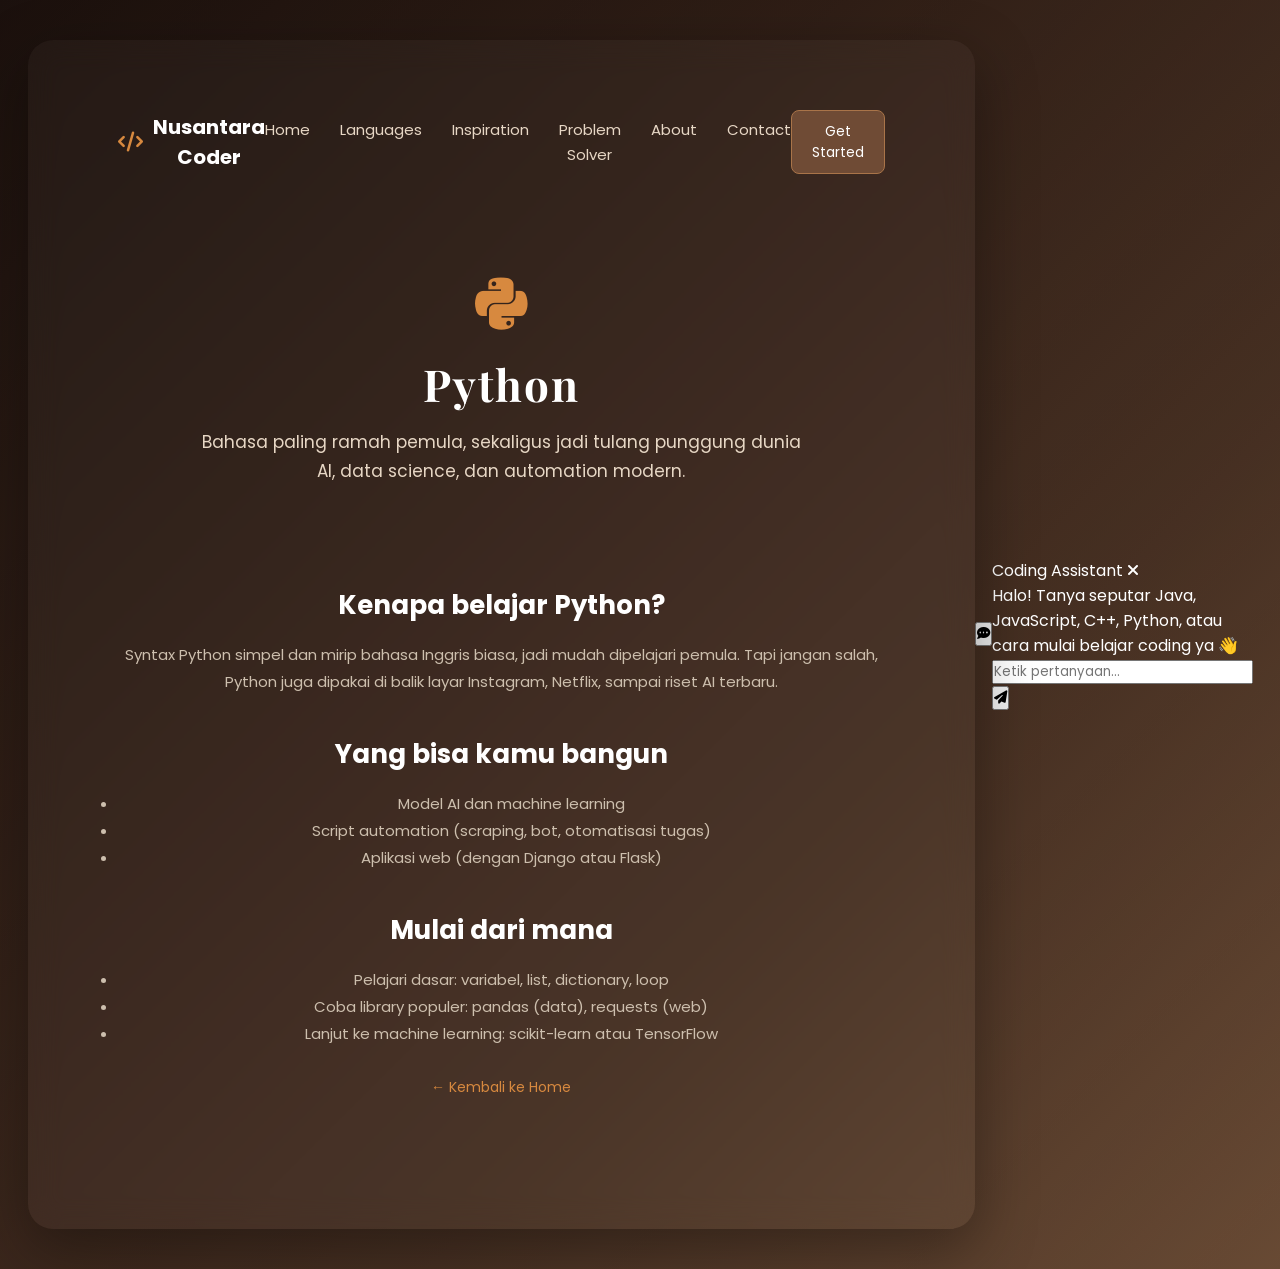
<file: python.html>
<!DOCTYPE html>
<html lang="en">
<head>
    <meta charset="UTF-8">
    <meta name="viewport" content="width=device-width, initial-scale=1.0">
    <title>Python - Nusantara Coder</title>
    <link rel="stylesheet" href="style.css">
    <link rel="preconnect" href="https://fonts.googleapis.com">
    <link rel="preconnect" href="https://fonts.gstatic.com" crossorigin>
    <link href="https://fonts.googleapis.com/css2?family=Poppins:wght@300;400;600;700&family=PlayFair+Display:wght@700&display=swap" rel="stylesheet">
    <link rel="stylesheet" href="https://cdnjs.cloudflare.com/ajax/libs/font-awesome/6.7.2/css/all.min.css"/>
</head>
<body>

<div class="container">

    <nav class="navbar">
        <div class="nav-logo">
            <i class="fa-solid fa-code"></i>
            Nusantara Coder
        </div>
        <ul class="nav-links">
            <li><a href="index.html">Home</a></li>
            <li><a href="index.html#languages">Languages</a></li>
            <li><a href="inspiration.html">Inspiration</a></li>
            <li><a href="problem-solver.html">Problem Solver</a></li>
            <li><a href="about.html">About</a></li>
            <li><a href="contact.html">Contact</a></li>
        </ul>
        <button class="nav-cta">Get Started</button>
    </nav>

    <section class="detail-hero">
        <i class="fa-brands fa-python"></i>
        <h1>Python</h1>
        <p>Bahasa paling ramah pemula, sekaligus jadi tulang punggung dunia AI, data science, dan automation modern.</p>
    </section>

    <section class="detail-section">
        <h2>Kenapa belajar Python?</h2>
        <p>Syntax Python simpel dan mirip bahasa Inggris biasa, jadi mudah dipelajari pemula. Tapi jangan salah, Python juga dipakai di balik layar Instagram, Netflix, sampai riset AI terbaru.</p>

        <h2>Yang bisa kamu bangun</h2>
        <ul>
            <li>Model AI dan machine learning</li>
            <li>Script automation (scraping, bot, otomatisasi tugas)</li>
            <li>Aplikasi web (dengan Django atau Flask)</li>
        </ul>

        <h2>Mulai dari mana</h2>
        <ul>
            <li>Pelajari dasar: variabel, list, dictionary, loop</li>
            <li>Coba library populer: pandas (data), requests (web)</li>
            <li>Lanjut ke machine learning: scikit-learn atau TensorFlow</li>
        </ul>

        <a href="index.html" class="back-link">&larr; Kembali ke Home</a>
    </section>

</div>
<button class="chat-bubble" id="chatBubble">
    <i class="fa-solid fa-comment-dots"></i>
</button>

<div class="chat-window" id="chatWindow">
    <div class="chat-header">
        <span>Coding Assistant</span>
        <i class="fa-solid fa-xmark close-chat" id="closeChat"></i>
    </div>
    <div class="chat-messages" id="chatMessages">
        <div class="chat-msg bot">Halo! Tanya seputar Java, JavaScript, C++, Python, atau cara mulai belajar coding ya 👋</div>
    </div>
    <div class="chat-input-row">
        <input type="text" id="chatInput" placeholder="Ketik pertanyaan...">
        <button id="sendChat"><i class="fa-solid fa-paper-plane"></i></button>
    </div>
</div>
<script src="script.js"></script>
</body>
</html>
</file>
<file: style.css>
@import url('https://fonts.googleapis.com/css2?family=Poppins:wght@300;500;700&display=swap');

*{
    margin:0;
    padding:0;
    box-sizing:border-box;
    font-family:'Poppins',sans-serif;
}

body{
    background:linear-gradient(135deg,#2b1e17,#4b3225,#6f4b35);
    min-height:100vh;
    display:flex;
    justify-content:center;
    align-items:center;
    color:white;
    padding:40px;
}

.container{
    width:100%;
    max-width:1200px;
    text-align:center;
}

h1{
    font-size:48px;
    margin-bottom:10px;
}

p{
    color:#e7d7c5;
}

.button-group{
    margin:40px 0;
    display:flex;
    justify-content:center;
    gap:20px;
    flex-wrap:wrap;
}

.option-btn{
    background:#8b5e3c;
    color:white;
    border:none;
    padding:15px 30px;
    border-radius:14px;
    cursor:pointer;
    font-size:17px;
    transition:.3s;
    box-shadow:0 8px 20px rgba(0,0,0,.3);
}

.option-btn:hover{
    background:#a97449;
    transform:translateY(-4px);
}

.description{
    display:grid;
    grid-template-columns:repeat(auto-fit,minmax(250px,1fr));
    gap:25px;
}

.description{
    background:rgba(255,255,255,.08);
    backdrop-filter:blur(12px);
    border:1px solid rgba(255,255,255,.15);
    border-radius:20px;
    padding:30px;
    transition:.3s;
}

h1{
    font-family:'Playfair Display',serif;
    letter-spacing:2px;
}

.option-btn i{
    margin-right:8px;
}

.description i{
    color:#d7b58b;
    margin-right:8px;
}

.description{
    animation:fadeUp .8s ease forwards;
}

.description:nth-child(2){
    animation-delay:.15s;
}

.description:nth-child(3){
    animation-delay:.3s;
}

.description:nth-child(4){
    animation-delay:.45s;
}

@keyframes fadeUp{
    from{
        opacity:0;
        transform:translateY(40px);
    }
    to{
        opacity:1;
        transform:translateY(0);
    }
}

.container{
    backdrop-filter:blur(15px);
    padding:50px;
    border-radius:25px;
    background:rgba(255,255,255,.03);
    box-shadow:0 20px 60px rgba(0,0,0,.35);
}

body{
    background:linear-gradient(rgba(0,0,0,.25),rgba(0,0,0,.25)),
    linear-gradient(135deg,#241611,#3f281d,#5d3f2d,#8a6245);
}

.description:hover{
    transform:translateY(-8px);
    box-shadow:0 20px 35px rgba(0,0,0,.35);
}

.description h3{
    margin-bottom:15px;
    font-size:24px;
}

.description p{
    line-height:1.8;
    color:#efe4d7;
}
.navbar {
    display: flex;
    justify-content: space-between;
    align-items: center;
    padding: 20px 40px;
    max-width: 1200px;
    margin: 0 auto;
}

.nav-logo {
    display: flex;
    align-items: center;
    gap: 10px;
    font-size: 20px;
    font-weight: 700;
    color: white;
}

.nav-logo i {
    color: #d7893f;
}

.nav-links {
    display: flex;
    gap: 30px;
    list-style: none;
}

.nav-links a {
    color: #e7d7c5;
    text-decoration: none;
    font-size: 15px;
}

.nav-links a:hover {
    color: #d7893f;
}

.nav-cta {
    background: #6f4b35;
    color: white;
    border: 1px solid #a97449;
    padding: 10px 20px;
    border-radius: 8px;
    cursor: pointer;
    font-size: 14px;
}

.hero {
    text-align: center;
    padding: 60px 20px 40px;
    max-width: 900px;
    margin: 0 auto;
}

.hero h1 {
    font-family: 'Playfair Display', serif;
    font-size: 52px;
    color: white;
    margin-bottom: 20px;
}

.divider {
    width: 60px;
    height: 2px;
    background: #a97449;
    margin: 0 auto 20px;
}

.hero-subtitle {
    font-size: 18px;
    color: #e7d7c5;
    margin-bottom: 35px;
}

.lang-pills {
    display: flex;
    justify-content: center;
    gap: 16px;
    flex-wrap: wrap;
}

.pill {
    display: flex;
    align-items: center;
    gap: 10px;
    background: rgba(255,255,255,.06);
    border: 1px solid rgba(255,255,255,.15);
    padding: 14px 26px;
    border-radius: 12px;
    font-size: 16px;
    color: white;
}

.pill i {
    color: #d7893f;
    font-size: 18px;
}

.lang-cards {
    display: grid;
    grid-template-columns: repeat(4, 1fr);
    gap: 24px;
    max-width: 1200px;
    margin: 40px auto;
    padding: 0 20px;
}

.lang-card-2 {
    background: rgba(255,255,255,.05);
    border: 1px solid rgba(255,255,255,.12);
    border-radius: 16px;
    padding: 35px 25px;
    text-align: center;
}

.lang-card-2 i {
    font-size: 42px;
    color: #d7893f;
    margin-bottom: 15px;
    display: block;
}

.lang-card-2 h3 {
    color: white;
    font-size: 22px;
    margin-bottom: 12px;
}

.mini-divider {
    width: 30px;
    height: 2px;
    background: #a97449;
    margin: 0 auto 16px;
}

.lang-card-2 p {
    font-size: 14px;
    line-height: 1.7;
    color: #cdbfae;
    margin-bottom: 20px;
}

.explore-btn {
    background: #5c3d29;
    color: white;
    border: 1px solid #a97449;
    padding: 10px 18px;
    border-radius: 8px;
    cursor: pointer;
    font-size: 13px;
}

.explore-btn i {
    font-size: 12px;
    margin-left: 6px;
    color: white;
}

.quote-footer {
    text-align: center;
    padding: 30px 20px 60px;
    font-style: italic;
    color: #cdbfae;
}

.quote-footer span {
    display: block;
    margin-top: 6px;
    font-style: normal;
    font-size: 14px;
    color: #a97449;
}

@media (max-width: 900px) {
    .lang-cards {
        grid-template-columns: repeat(2, 1fr);
    }
    .nav-links {
        display: none;
    }
}
.explore-btn {
    text-decoration: none;
    display: inline-flex;
    align-items: center;
    gap: 6px;
}

.detail-hero {
    text-align: center;
    padding: 80px 20px 40px;
}

.detail-hero i {
    font-size: 60px;
    color: #d7893f;
    margin-bottom: 20px;
    display: block;
}

.detail-hero h1 {
    font-family: 'Playfair Display', serif;
    font-size: 44px;
    color: white;
    margin-bottom: 15px;
}

.detail-hero p {
    max-width: 600px;
    margin: 0 auto;
    color: #e7d7c5;
    font-size: 17px;
    line-height: 1.7;
}

.detail-section {
    max-width: 900px;
    margin: 0 auto;
    padding: 20px 20px 80px;
}

.detail-section h2 {
    color: white;
    font-size: 26px;
    margin-bottom: 16px;
    margin-top: 40px;
}

.detail-section p, .detail-section li {
    color: #cdbfae;
    line-height: 1.8;
    font-size: 15px;
}

.detail-section ul {
    padding-left: 20px;
    margin-top: 10px;
}

.back-link {
    display: inline-block;
    margin: 30px auto 0;
    color: #d7893f;
    text-decoration: none;
    font-size: 14px;
}

.back-link:hover {
    text-decoration: underline;
}
.inspiration-hero {
    text-align: center;
    padding: 80px 20px 20px;
}

.inspiration-hero h1 {
    font-family: 'Playfair Display', serif;
    font-size: 44px;
    color: white;
    margin-bottom: 15px;
}

.inspiration-hero p {
    color: #e7d7c5;
    font-size: 17px;
}

.lang-inspiration {
    max-width: 900px;
    margin: 0 auto;
    padding: 40px 20px;
}

.lang-inspiration-head {
    display: flex;
    align-items: center;
    gap: 14px;
    margin-bottom: 20px;
    padding-bottom: 12px;
    border-bottom: 1px solid rgba(255,255,255,.15);
}

.lang-inspiration-head i {
    font-size: 30px;
    color: #d7893f;
}

.lang-inspiration-head h2 {
    color: white;
    font-size: 26px;
}

.idea-list {
    display: grid;
    grid-template-columns: repeat(auto-fit, minmax(220px, 1fr));
    gap: 16px;
    margin-bottom: 25px;
}

.idea-card {
    background: rgba(255,255,255,.05);
    border: 1px solid rgba(255,255,255,.12);
    border-radius: 12px;
    padding: 18px;
}

.idea-card h4 {
    color: #d7893f;
    font-size: 15px;
    margin-bottom: 8px;
}

.idea-card p {
    color: #cdbfae;
    font-size: 13px;
    line-height: 1.6;
}

.code-example {
    background: #1a1410;
    border: 1px solid #4a3728;
    border-radius: 12px;
    padding: 20px;
    overflow-x: auto;
    margin-bottom: 20px;
}

.code-example p {
    color: #a97449;
    font-size: 13px;
    margin-bottom: 10px;
    font-style: italic;
}

.code-example pre {
    color: #e8dcc8;
    font-family: 'Courier New', monospace;
    font-size: 13px;
    line-height: 1.6;
    white-space: pre-wrap;
}
.contact-list {
    display: flex;
    flex-direction: column;
    gap: 16px;
    margin-top: 30px;
}

.contact-item {
    display: flex;
    align-items: center;
    gap: 16px;
    background: rgba(255,255,255,.05);
    border: 1px solid rgba(255,255,255,.12);
    border-radius: 12px;
    padding: 20px;
}

.contact-item i {
    font-size: 24px;
    color: #d7893f;
    width: 30px;
    text-align: center;
}

.contact-item .contact-label {
    color: #a97449;
    font-size: 13px;
    display: block;
    margin-bottom: 4px;
}

.contact-item .contact-value {
    color: white;
    font-size: 16px;
}
.problem-card {
    background: rgba(255,255,255,.05);
    border: 1px solid rgba(255,255,255,.12);
    border-radius: 14px;
    padding: 25px 28px;
    margin-bottom: 20px;
}

.problem-title {
    display: flex;
    align-items: center;
    gap: 12px;
    margin-bottom: 12px;
}

.problem-title i {
    color: #e05c4b;
    font-size: 18px;
}

.problem-title h3 {
    color: white;
    font-size: 18px;
}

.problem-card p.problem-desc {
    color: #cdbfae;
    font-size: 14px;
    line-height: 1.7;
    margin-bottom: 16px;
}

.solution-box {
    background: rgba(215,137,63,.08);
    border-left: 3px solid #d7893f;
    border-radius: 8px;
    padding: 14px 18px;
}

.solution-box .solution-label {
    display: flex;
    align-items: center;
    gap: 8px;
    color: #d7893f;
    font-size: 13px;
    font-weight: 600;
    margin-bottom: 8px;
}

.solution-box p {
    color: #e7d7c5;
    font-size: 14px;
    line-height: 1.7;
}
</file>
